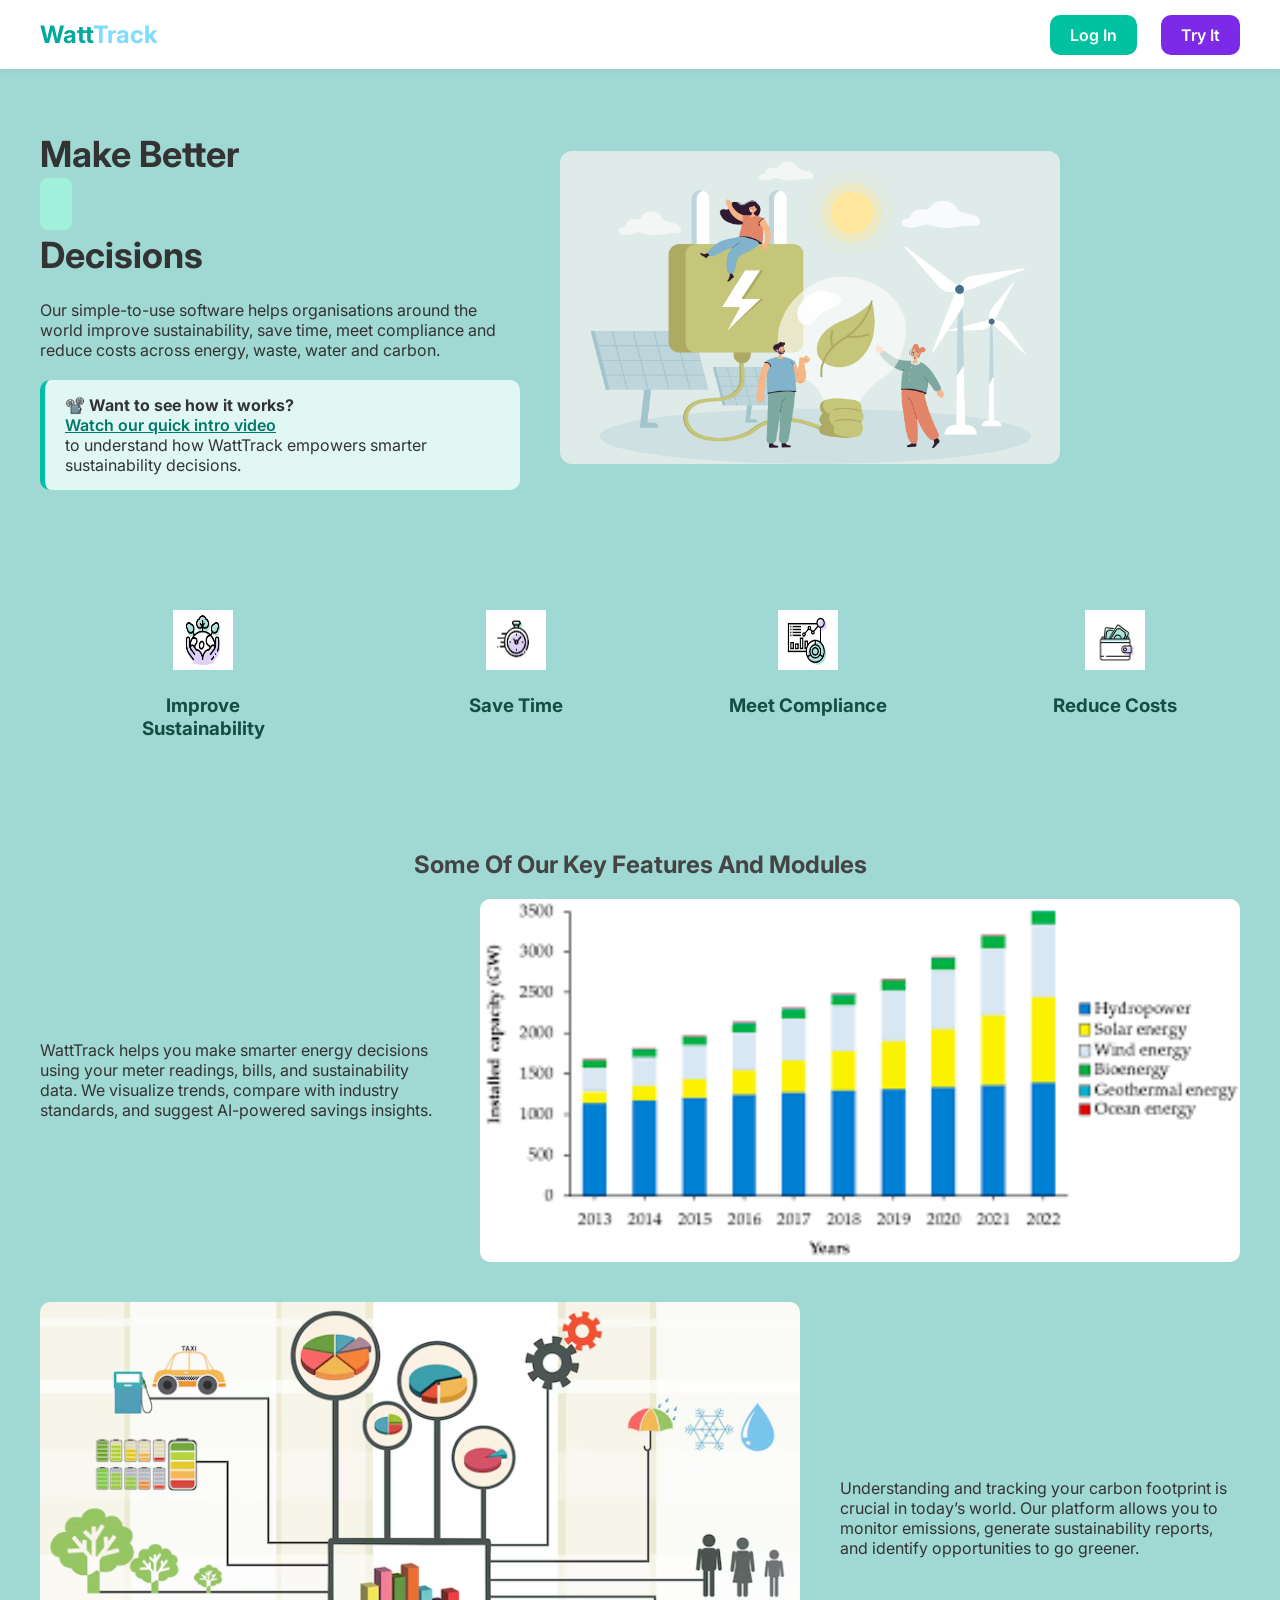
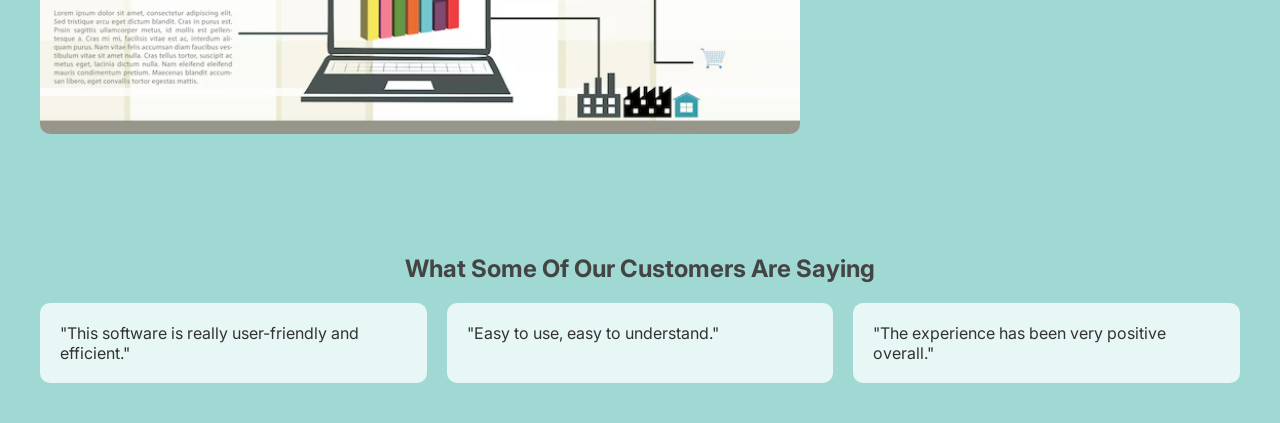
<file: Energy Efficiency Audit Software/index.html>
<!DOCTYPE html>
<html lang="en">
<head>
  <meta charset="UTF-8" />
  <meta name="viewport" content="width=device-width, initial-scale=1.0" />
  <title>WattTrack</title>
  <link href="https://fonts.googleapis.com/css2?family=Inter:wght@400;600;700&display=swap" rel="stylesheet">
  <style>
    * {
      box-sizing: border-box;
      margin: 0;
      padding: 0;
      font-family: 'Inter', sans-serif;
    }

    
    body {
      background: #a0d8d3; /* Darker Green Background */
      color: #333;
    }

    header {
      background: #ffffff;
      display: flex;
      justify-content: space-between;
      align-items: center;
      padding: 20px 40px;
      box-shadow: 0 2px 5px rgba(0, 0, 0, 0.05);
    }

    .logo {
      font-size: 24px;
      font-weight: bold;
      color: #00a89d;
    }

    .logo span {
      color: #7fdbff;
    }

    nav a {
      text-decoration: none;
      margin-left: 20px;
      padding: 10px 20px;
      border-radius: 10px;
      font-weight: 600;
    }

    nav a.login {
      background-color: #00c1a0;
      color: white;
    }

    nav a.signup {
      background-color: #7d2ae8;
      color: white;
    }

    .hero {
      display: flex;
      justify-content: space-between;
      align-items: center;
      padding: 60px 40px;
      flex-wrap: wrap;
    }

    .hero-text {
      max-width: 480px;
    }

    .hero-text h1 {
      font-size: 36px;
      margin-bottom: 20px;
      line-height: 1.4;
    }

    .highlight {
      color: #00c1a0;
    }

    .hero img {
      width: 100%;
      max-width: 500px;
      height: auto;
      aspect-ratio: 16 / 9;
      object-fit: cover;
      border-radius: 10px;
    }

    .features {
      display: flex;
      justify-content: space-around;
      flex-wrap: wrap;
      padding: 40px 20px;
      text-align: center;
    }

    .feature {
      max-width: 200px;
      margin: 20px;
    }

    .feature img {
      width: 60px;
      height: 60px;
      margin-bottom: 10px;
    }

    .feature h3 {
      color: #144d43;
      margin: 10px 0;
    }

    .modules, .testimonials {
      padding: 40px;
    }

    .modules h2, .testimonials h2 {
      margin-bottom: 20px;
      color: #444;
      text-align: center;
    }

    .modules-content {
      display: flex;
      align-items: center;
      gap: 40px;
      margin-bottom: 40px;
      flex-wrap: wrap;
    }

    .modules-content img {
      max-width: 100%;
      border-radius: 10px;
      flex: 1;
    }

    .modules-content p {
      max-width: 400px;
      flex: 1;
    }

    .testimonial-group {
      display: flex;
      gap: 20px;
      flex-wrap: wrap;
      justify-content: center;
    }

    .testimonial {
      background: #e6f7f5;
      padding: 20px;
      border-radius: 10px;
      flex: 1 1 250px;
    }

    .rotating-text {
      display: inline-block;
      font-weight: bold;
      color: #00bfa5;
      background-color: #d2f5ec;
      padding: 4px 10px;
      border-radius: 8px;
      margin: 5px 0;
    }
  </style>
</head>
<body>
  <header>
    <div class="logo">Watt<span>Track</span></div>
    <nav>
      <a href="login.html" class="login">Log In</a>
      <a href="signup.html" class="signup">Try It</a>
    </nav>
  </header>
  <section class="hero">
    <div class="hero-text">
      <h1>
        Make Better<br>
        <span style="background-color: #a0f0dc; padding: 4px 8px; border-radius: 8px;"> 
          <span id="changingWord" style="background-color: #a0f0dc; padding: 4px 8px; border-radius: 8px;"></span>
        </span><br>
        Decisions
      </h1>
      <p>
        Our simple-to-use software helps organisations around the world improve sustainability,
        save time, meet compliance and reduce costs across energy, waste, water and carbon.
      </p>
      <div style="background-color: #e0f7f4; padding: 15px 20px; border-left: 5px solid #00bfa5; border-radius: 10px; margin-top: 20px;">
        📽️ <strong>Want to see how it works?</strong><br>
        <a href="start-video.mp4" target="_blank" style="color: #00796b; font-weight: 600; text-decoration: underline;">
          Watch our quick intro video
        </a><br>
        to understand how WattTrack empowers smarter sustainability decisions.
      </div>
    </div>

    
    <div style="flex: 1; padding-left: 40px;">
      <img src="temp1.jpg" alt="Platform Preview"
           style="width: 100%; height: auto; aspect-ratio: 16/10; object-fit: cover; border-radius: 12px;">
    </div>
  </section>

  <!-- JavaScript for rotating words -->
  <script>
    const words = ["Sustainable", "Carbon", "Energy", "Resource", "Efficiency", "Environmental", "Green"];
    let i = 0;
    setInterval(() => {
      i = (i + 1) % words.length;
      document.getElementById("changingWord").textContent = words[i];
    }, 2000);
  </script>

 
<!-- In the features section -->
<section class="features">
  <div class="feature">
    <img src="sustain.jpeg" alt="Sustainability Icon">
    <h3>Improve Sustainability</h3>
  </div>
  <div class="feature">
    <img src="time.jpeg" alt="Time Icon">
    <h3>Save Time</h3>
  </div>
  <div class="feature">
    <img src="compilance.jpeg" alt="Compliance Icon">
    <h3>Meet Compliance</h3>
  </div>
  <div class="feature">
    <img src="cost.jpeg" alt="Cost Icon">
    <h3>Reduce Costs</h3>
  </div>
</section>

<!-- In the modules section -->
<section class="modules">
  <h2>Some Of Our Key Features And Modules</h2>
  <div class="modules-content">
    <div>
      <p>
        WattTrack helps you make smarter energy decisions using your meter readings, bills, and sustainability data. We visualize trends, compare with industry standards, and suggest AI-powered savings insights.
      </p>
    </div>
    <img src="eneff.png" alt="Insights Graphic" />
  </div>
  <div class="modules-content">
    <img src="cf2.png" alt="Carbon Footprint Image" />
    <div>
      <p>
        Understanding and tracking your carbon footprint is crucial in today’s world. Our platform allows you to monitor emissions, generate sustainability reports, and identify opportunities to go greener.
      </p>
    </div>
  </div>
</section>



  <section class="testimonials">
    <h2>What Some Of Our Customers Are Saying</h2>
    <div class="testimonial-group">
      <div class="testimonial">"This software is really user-friendly and efficient."</div>
      <div class="testimonial">"Easy to use, easy to understand."</div>
      <div class="testimonial">"The experience has been very positive overall."</div>
    </div>
  </section>

  <script>
    var words = ["Carbon", "Energy", "Resource", "Efficiency", "Sustainable", "Environmental", "Green"];
    let i = 0;
    setInterval(() => {
      i = (i + 1) % words.length;
      document.getElementById("changingWord").textContent = words[i];
    }, 2000);
  </script>
</body>
</html>
</file>
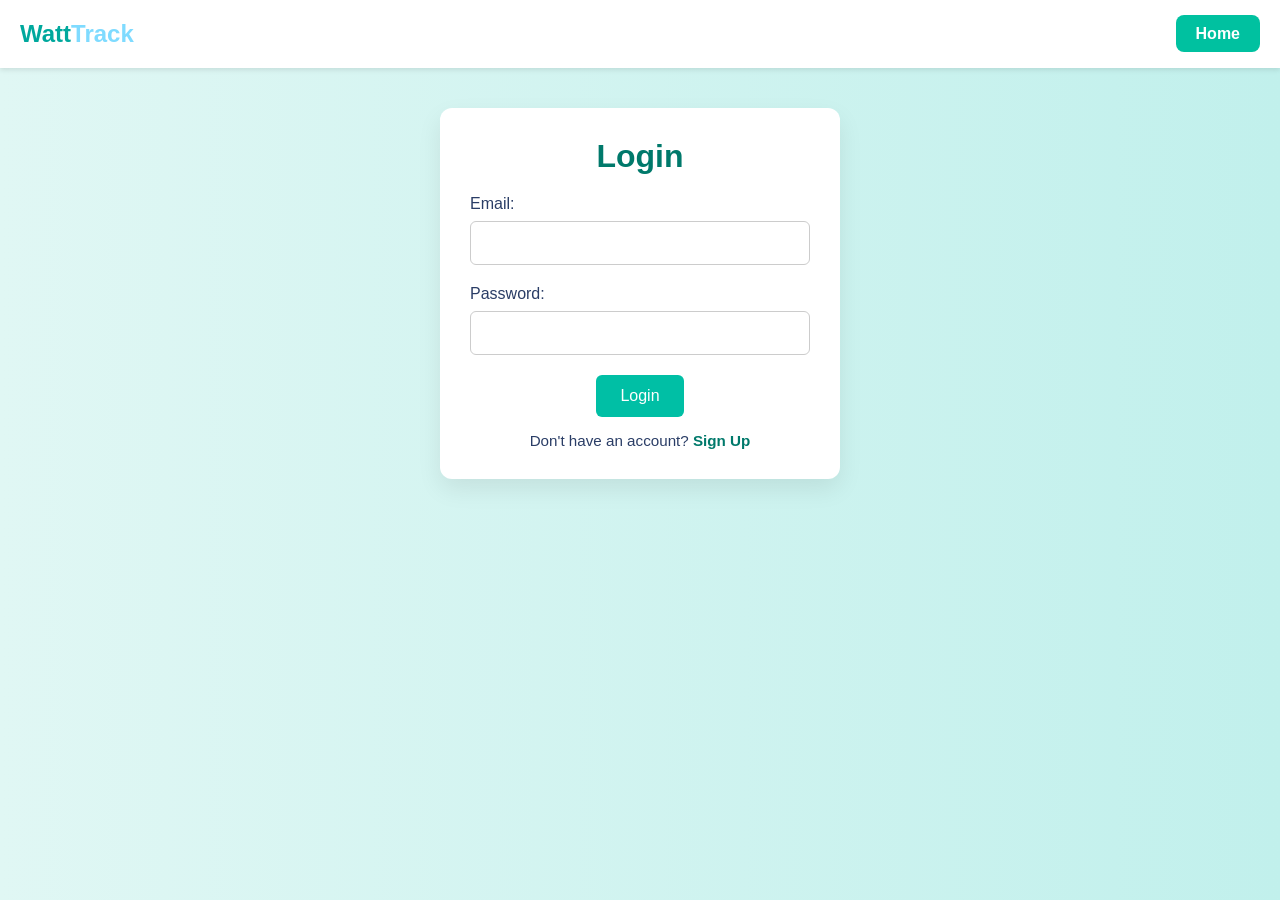
<file: Energy Efficiency Audit Software/login.html>
<!DOCTYPE html>
<html lang="en">
<head>
  <meta charset="UTF-8" />
  <meta name="viewport" content="width=device-width, initial-scale=1.0"/>
  <title>Login | WattTrack</title>
  <style>
    /* Global Styles */
    * {
      margin: 0;
      padding: 0;
      box-sizing: border-box;
      font-family: 'Segoe UI', Tahoma, Geneva, Verdana, sans-serif;
    }

    body {
      background: linear-gradient(to right, #e0f7f4, #c1f0ec);
      color: #2a3d66;
      font-size: 16px;
      min-height: 100vh;
    }
    header {
    background-color: #ffffff;
    color: #2a3d66;
    padding: 20px;
    display: flex;
    justify-content: space-between;
    align-items: center;
    box-shadow: 0 2px 5px rgba(0,0,0,0.1);
}

.logo {
    font-size: 24px;
    font-weight: bold;
    color: #00a89d; /* Greenish Blue */
}

.logo span {
    color: #7fdbff; /* Light Blue */
}

nav a.home-button {
    text-decoration: none;
    background-color: #00c1a0;
    color: white;
    padding: 10px 20px;
    border-radius: 8px;
    font-weight: 600;
    transition: background-color 0.3s ease;
}

nav a.home-button:hover {
    background-color: #009688;
}

   

    /* Login Container */
    .login-container {
      background-color: #ffffff;
      padding: 30px;
      max-width: 400px;
      width: 90%;
      margin: 40px auto;
      border-radius: 12px;
      box-shadow: 0 10px 25px rgba(0, 0, 0, 0.08);
      text-align: center;
    }

    .login-container h2 {
      margin-bottom: 20px;
      font-size: 2rem;
      color: #00796b;
    }

    label {
      display: block;
      text-align: left;
      margin-bottom: 8px;
      font-weight: 500;
    }

    input[type="email"],
    input[type="password"] {
      width: 100%;
      padding: 12px;
      margin-bottom: 20px;
      border: 1px solid #ccc;
      border-radius: 6px;
      font-size: 1rem;
      transition: border 0.3s;
    }

    input:focus {
      border-color: #00bfa5;
      outline: none;
    }

    button {
      background-color: #00bfa5;
      color: white;
      border: none;
      padding: 12px 24px;
      border-radius: 6px;
      font-size: 1rem;
      cursor: pointer;
      transition: background-color 0.3s;
    }

    button:hover {
      background-color: #009e8b;
    }

    p {
      margin-top: 15px;
      font-size: 0.95rem;
    }

    a {
      color: #00796b;
      font-weight: 600;
      text-decoration: none;
    }

    a:hover {
      text-decoration: underline;
    }
  </style>
</head>
<body>
    <header>
        <div class="logo">Watt<span>Track</span></div>
        <nav>
          <a href="startpage.html" class="home-button">Home</a>
        </nav>
      </header>
      

  <div class="login-container">
    <h2>Login</h2>
    <form id="login-form">
      <label for="email">Email:</label>
      <input type="email" id="email" required>

      <label for="password">Password:</label>
      <input type="password" id="password" required>

      <button type="submit">Login</button>
    </form>
    <p>Don't have an account? <a href="signup.html">Sign Up</a></p>
  </div>

  <script>
    document.getElementById('login-form').addEventListener('submit', function (e) {
      e.preventDefault();

      const email = document.getElementById('email').value;
      const password = document.getElementById('password').value;

      const user = JSON.parse(localStorage.getItem(email));

      if (user && user.password === password) {
        alert('Login successful!');
        localStorage.setItem('loggedInUser', JSON.stringify(user));
        window.location.href = 'homepage.html'; // Redirect to Home Page
      } else {
        alert('Invalid email or password.');
      }
    });
  </script>

</body>
</html>
</file>
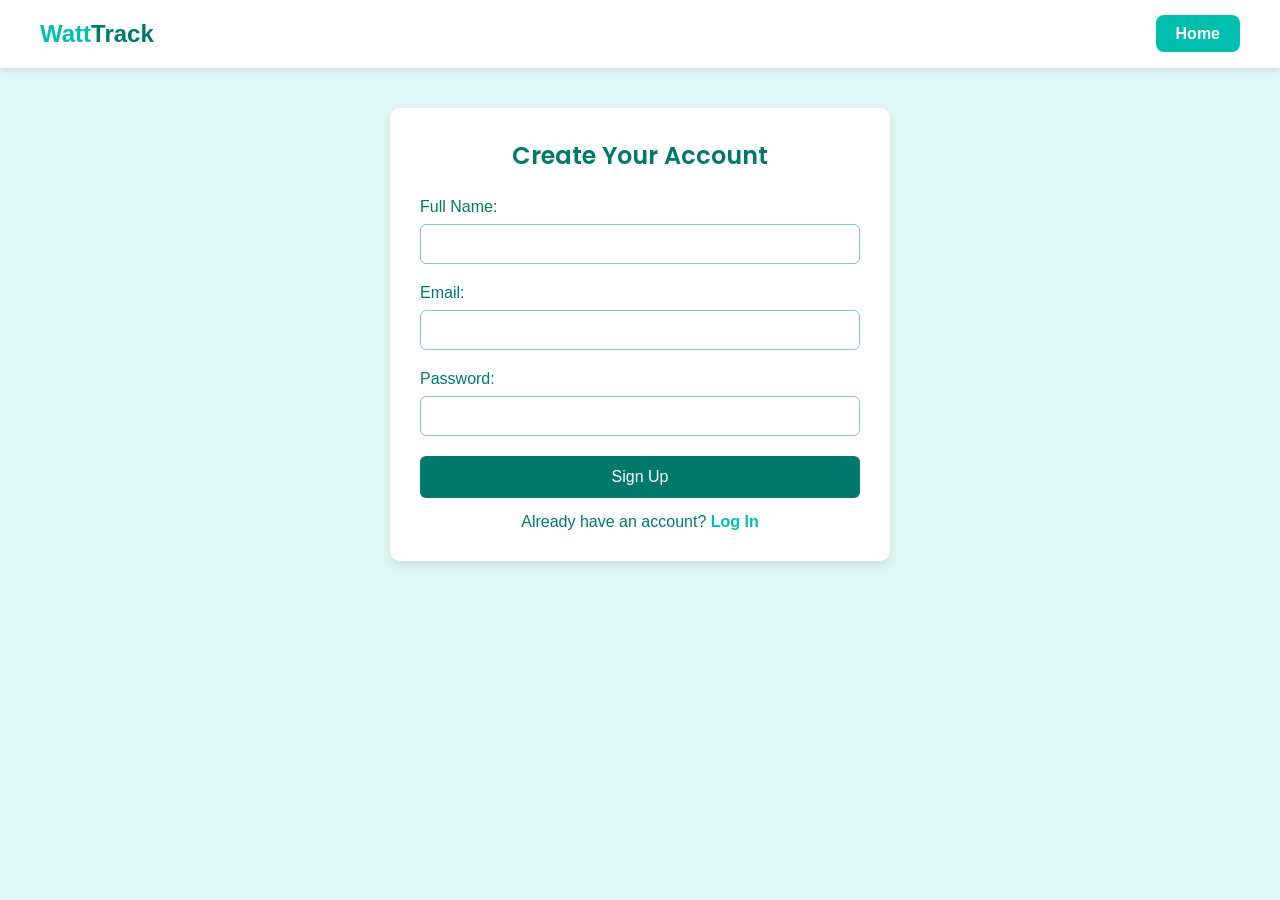
<file: Energy Efficiency Audit Software/signup.html>
<!DOCTYPE html>
<html lang="en">
<head>
  <meta charset="UTF-8" />
  <meta name="viewport" content="width=device-width, initial-scale=1.0"/>
  <title>Sign Up - WattTrack</title>
  <!-- Importing Google Font Poppins -->
  <link href="https://fonts.googleapis.com/css2?family=Poppins:wght@600&display=swap" rel="stylesheet">
  <style>
    /* Global Styles */
    * {
      margin: 0;
      padding: 0;
      box-sizing: border-box;
      font-family: 'Arial', sans-serif;
    }

    body {
      background-color: #e0f7fa; /* Light Blue-Green Background */
      color: #00796b; /* Dark Blue-Green Text */
      font-size: 16px;
    }

    /* Header */
    header {
      background-color: #ffffff;
      color: #00796b; /* Dark Blue-Green Text */
      padding: 20px 40px;
      display: flex;
      justify-content: space-between;
      align-items: center;
      box-shadow: 0 2px 5px rgba(0, 0, 0, 0.1);
    }

    .logo {
      font-size: 24px;
      font-weight: bold;
      color: #00bfae; /* Blue-Green Logo Color */
    }

    .logo span {
      color: #00796b; /* Darker Blue-Green for accent */
    }

    nav a.home-button {
      text-decoration: none;
      background-color: #00bfae; /* Blue-Green Button */
      color: white;
      padding: 10px 20px;
      border-radius: 8px;
      font-weight: 600;
      transition: background-color 0.3s ease;
    }

    nav a.home-button:hover {
      background-color: #00796b; /* Darker Blue-Green on hover */
    }

    /* Form Styles */
    .signup-container {
      max-width: 500px;
      margin: 40px auto;
      padding: 30px;
      background-color: #ffffff;
      border-radius: 10px;
      box-shadow: 0 4px 10px rgba(0, 0, 0, 0.1);
    }

    /* Updated font for the heading */
    .signup-container h2 {
      text-align: center;
      margin-bottom: 25px;
      color: #00796b; /* Dark Blue-Green Text */
      font-family: 'Poppins', sans-serif; /* Using Poppins Font */
      font-weight: 600;
    }

    label {
      display: block;
      margin-bottom: 8px;
      font-size: 1rem;
      color: #00796b; /* Dark Blue-Green Label Text */
    }

    input[type="text"],
    input[type="email"],
    input[type="password"] {
      width: 100%;
      padding: 10px;
      margin-bottom: 20px;
      border: 1px solid #80cbc4; /* Lighter Blue-Green Border */
      border-radius: 6px;
      font-size: 1rem;
    }

    input:focus {
      border-color: #00bfae; /* Blue-Green Focus Border */
      outline: none;
    }

    button {
      width: 100%;
      background-color: #00796b; /* Dark Blue-Green Button */
      color: white;
      border: none;
      padding: 12px;
      border-radius: 6px;
      font-size: 1rem;
      cursor: pointer;
      transition: background-color 0.3s ease;
    }

    button:hover {
      background-color: #004d40; /* Darker Blue-Green Button on hover */
    }

    p {
      text-align: center;
      margin-top: 15px;
    }

    p a {
      color: #00bfae; /* Blue-Green Link */
      text-decoration: none;
      font-weight: 600;
    }

    p a:hover {
      text-decoration: underline;
    }
  </style>
</head>
<body>

  <!-- Header with logo and Home button -->
  <header>
    <div class="logo">Watt<span>Track</span></div>
    <nav>
      <a href="startpage.html" class="home-button">Home</a>
    </nav>
  </header>

  <!-- Sign-Up Form -->
  <div class="signup-container">
    <h2>Create Your Account</h2>
    <form id="signup-form">
      <label for="name">Full Name:</label>
      <input type="text" id="name" required>

      <label for="email">Email:</label>
      <input type="email" id="email" required>

      <label for="password">Password:</label>
      <input type="password" id="password" required>

      <button type="submit">Sign Up</button>
    </form>
    <p>Already have an account? <a href="login.html">Log In</a></p>
  </div>

  <!-- Sign-Up Logic -->
  <script>
    document.getElementById('signup-form').addEventListener('submit', function(e) {
      e.preventDefault();

      const name = document.getElementById('name').value;
      const email = document.getElementById('email').value;
      const password = document.getElementById('password').value;

      const user = {
        name: name,
        email: email,
        password: password
      };

      localStorage.setItem(email, JSON.stringify(user));
      alert('Account created successfully!');
      window.location.href = 'login.html'; // Redirect to login after sign-up
    });
  </script>
</body>
</html>
</file>
